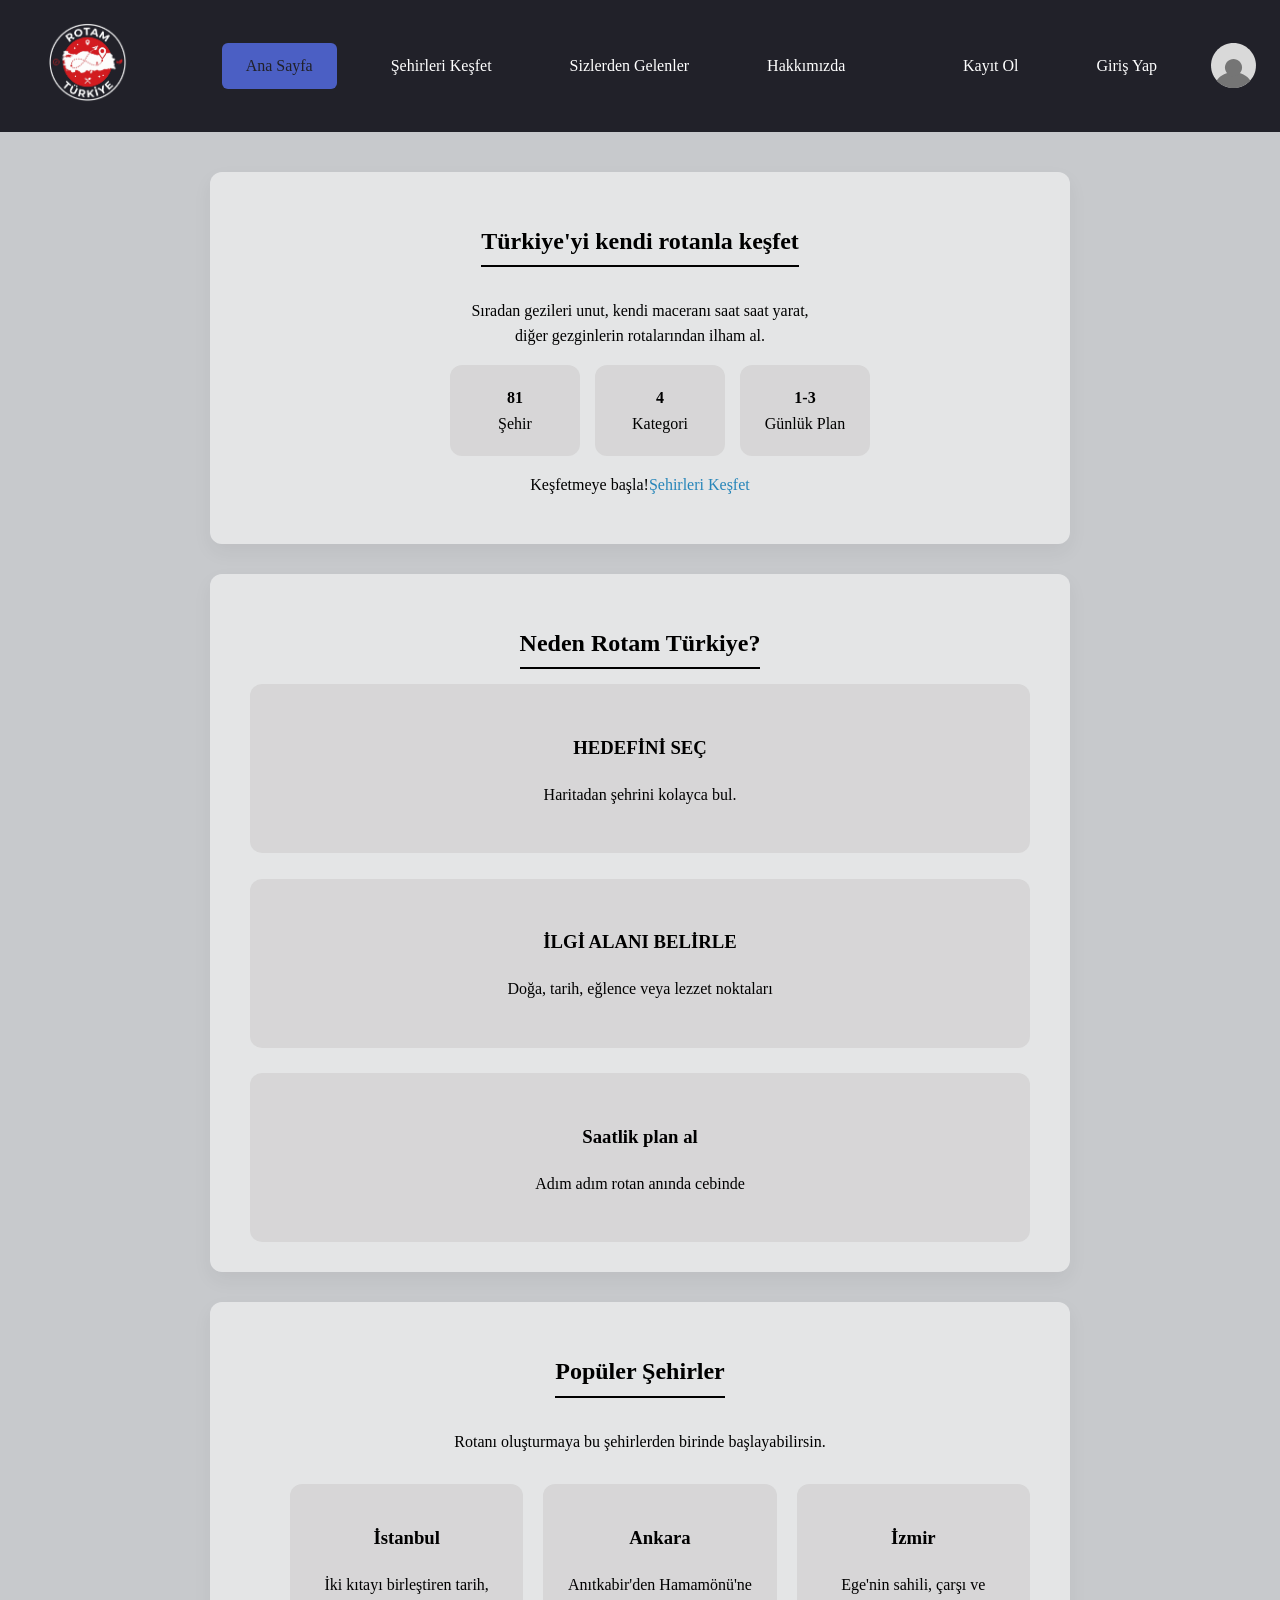
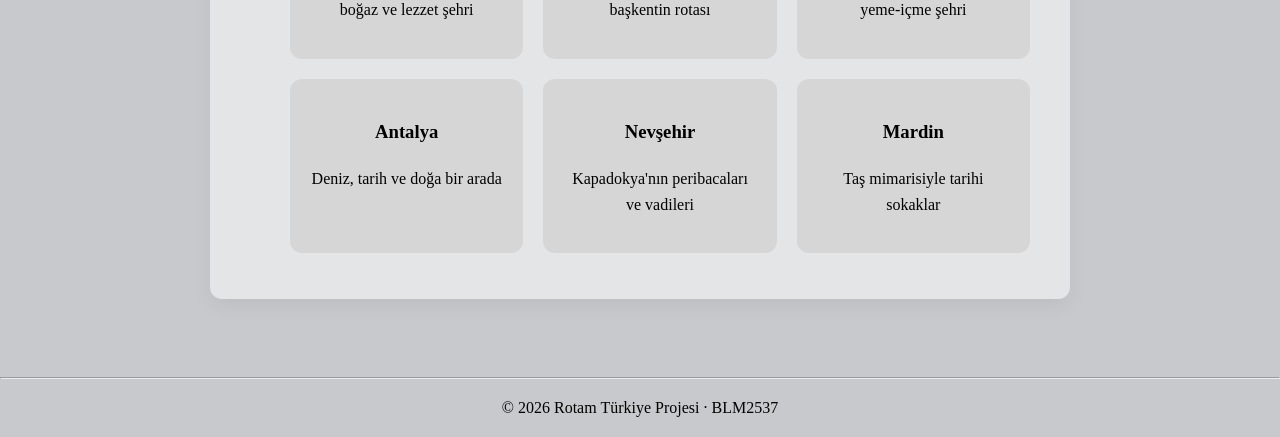
<file: index.html>
<!--index.html-->
<!DOCTYPE html>
<html lang="tr">
    <head>
        <meta charset="UTF-8">
        <meta name="viewport" content="width=device-width, initial-scale=1.0">
        <title>Ana Sayfa</title>

        <link rel="stylesheet" href="css/index.css">
        <link rel="stylesheet" href="css/genel.css">
    </head>
    <body>
        <header>
            <input type="checkbox" id="menu-anahtar">
            <label for="menu-anahtar" class="menu-dugmesi">Menü</label>

            <div id="logo" class="vurgusuz-foto">
                <a href="index.html"><img src="img/rotamTurkiye.png" alt="Rotam Türkiye logosu" height="80"></a>
            </div>

            <nav>
                <ul>
                    <li>
                        <a href="index.html" class="vurgulu">Ana Sayfa</a>
                    </li>
                    <li>
                        <a href="sehirler.html">Şehirleri Keşfet</a>
                    </li>
                    <li>
                        <a href="sizlerdenGelenler.html">Sizlerden Gelenler</a>
                    </li>
                    <li>
                        <a href="hakkimizda.html">Hakkımızda</a>
                    </li>
                </ul>
            </nav>
            
            <div id="kullanici-islemleri">
                <ul>
                    <li>
                        <a href="kayit.html">Kayıt Ol</a>
                    </li>
                    <li>
                        <a href="giris.html">Giriş Yap</a>
                    </li>
                    <li>
                        <a href="profil.html" class="vurgusuz-foto"><img src="img/pp.svg" alt="Profil Resmi" height="45"></a>
                    </li>
                </ul>
            </div>
        </header>
        
        <main>
            <section>
                <h2>Türkiye'yi kendi rotanla keşfet</h2>
                <p>Sıradan gezileri unut, kendi maceranı saat saat yarat,<br>diğer gezginlerin rotalarından ilham al.</p>
                <ul class="bolme-ust">
                    <li class="bolme-kartlari"><strong>81</strong><br>Şehir</li>
                    <li class="bolme-kartlari"><strong>4</strong><br>Kategori</li>
                    <li class="bolme-kartlari"><strong>1-3</strong><br>Günlük Plan</li>
                </ul>
                <p>Keşfetmeye başla!<a href="sehirler.html">Şehirleri Keşfet</a></p>
            </section>

            <section id="neden-biz">
                <h2>Neden Rotam Türkiye?</h2>

                <div class="kart-kutu">
                    <div class="ozellik-karti">
                        <h3>HEDEFİNİ SEÇ</h3>
                        <p>Haritadan şehrini kolayca bul.</p>
                    </div><br>
                    <div class="ozellik-karti">
                        <h3>İLGİ ALANI BELİRLE</h3>
                        <p>Doğa, tarih, eğlence veya lezzet noktaları</p>
                    </div><br>
                    <div class="ozellik-karti">
                        <h3>Saatlik plan al</h3>
                        <p>Adım adım rotan anında cebinde</p>
                    </div>
                </div>
            </section>

            <section id="populer-sehirler">
                <h2>Popüler Şehirler</h2>
                <p>Rotanı oluşturmaya bu şehirlerden birinde başlayabilirsin.</p>

                <ul class="kart-izgara">
                    <li>
                        <a href="sehirler.html" class="link-bolme-karti">
                            <h3>İstanbul</h3>
                            <p>İki kıtayı birleştiren tarih, boğaz ve lezzet şehri</p>
                        </a>
                    </li>
                    <li>
                        <a href="sehirler.html" class="link-bolme-karti">
                            <h3>Ankara</h3>
                            <p>Anıtkabir'den Hamamönü'ne başkentin rotası</p>
                        </a>
                    </li>
                    <li>
                        <a href="sehirler.html" class="link-bolme-karti">
                            <h3>İzmir</h3>
                            <p>Ege'nin sahili, çarşı ve <br>yeme-içme şehri</p>
                        </a>
                    </li>
                    <li>
                        <a href="sehirler.html" class="link-bolme-karti">
                            <h3>Antalya</h3>
                            <p>Deniz, tarih ve doğa bir arada</p>
                        </a>
                    </li>
                    <li>
                        <a href="sehirler.html" class="link-bolme-karti">
                            <h3>Nevşehir</h3>
                            <p>Kapadokya'nın peribacaları ve vadileri</p>
                        </a>
                    </li>
                    <li>
                        <a href="sehirler.html" class="link-bolme-karti">
                            <h3>Mardin</h3>
                            <p>Taş mimarisiyle tarihi sokaklar</p>
                        </a>
                    </li>
                </ul>
            </section>

        </main>

        <footer>
            <hr>
            <p>&copy; 2026 Rotam Türkiye Projesi &middot; BLM2537</p>
        </footer>
    </body>
</html>
<!--index.html-->
</file>
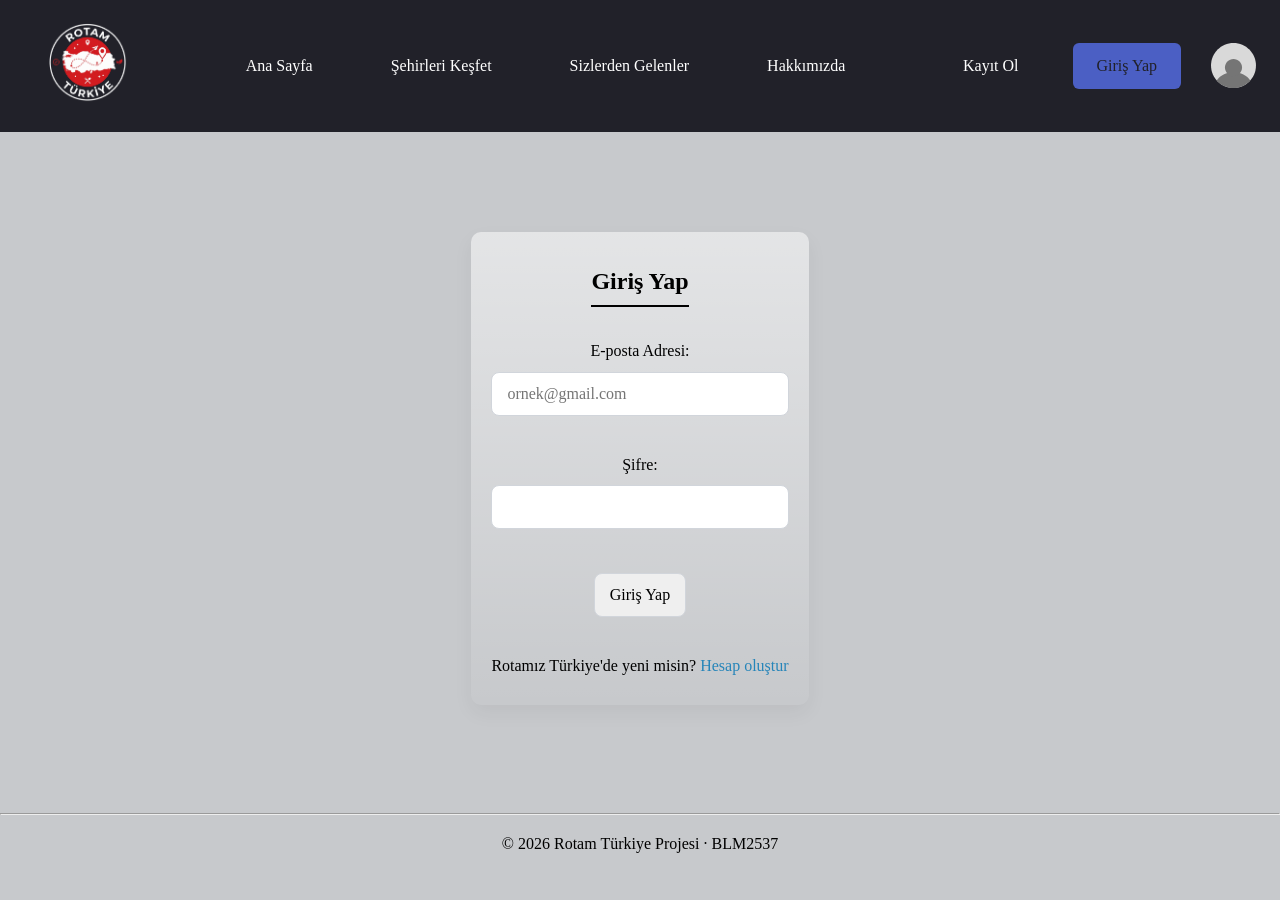
<file: giris.html>
<!--giris.html-->
<!DOCTYPE html>
<html lang="tr">
    <head>
        <meta charset="UTF-8">
        <meta name="viewport" content="width=device-width, initial-scale=1.0">
        <title>Giriş Yap</title>
        <link rel="stylesheet" href="css/genel.css">
        <link rel="stylesheet" href="css/giris.css">
    </head>
    <body>
        <header>
            <input type="checkbox" id="menu-anahtar">
            <label for="menu-anahtar" class="menu-dugmesi">Menü</label>

            <div id="logo" class="vurgusuz-foto">
                <a href="index.html"><img src="img/rotamTurkiye.png" alt="Rotam Türkiye logosu" height="80"></a>
            </div>

            <nav>
                <ul>
                    <li>
                        <a href="index.html">Ana Sayfa</a>
                    </li>
                    <li>
                        <a href="sehirler.html">Şehirleri Keşfet</a>
                    </li>
                    <li>
                        <a href="sizlerdenGelenler.html">Sizlerden Gelenler</a>
                    </li>
                    <li>
                        <a href="hakkimizda.html">Hakkımızda</a>
                    </li>
                </ul>
            </nav>
            
            <div id="kullanici-islemleri">
                <ul>
                    <li>
                        <a href="kayit.html">Kayıt Ol</a>
                    </li>
                    <li>
                        <a href="giris.html" class="vurgulu">Giriş Yap</a>
                    </li>
                    <li>
                        <a href="profil.html" class="vurgusuz-foto"><img src="img/pp.svg" alt="Profil Resmi" height="45"></a>
                    </li>
                </ul>
            </div>
        </header>

        <main class="odak-sayfasi">
            
            <section id="giris-yap">
            <h2>Giriş Yap</h2>
                <form id="girisFormu">
                    <p>
                        <label for="eposta">E-posta Adresi:</label><br>
                        <input type="email" id="eposta" name="eposta" placeholder="ornek@gmail.com" required>
                    </p>
                    <p>
                        <label for="sifre">Şifre:</label><br>
                        <input type="password" id="sifre" name="sifre" minlength="8" required>
                    </p>
                    <button type="submit">Giriş Yap</button>
                </form>
                <p>Rotamız Türkiye'de yeni misin?  <a href="kayit.html">Hesap oluştur</a></p>
            </section>

        </main>

        <footer>
            <hr>
            <p>&copy; 2026 Rotam Türkiye Projesi &middot; BLM2537</p>
        </footer>
    </body>
</html>
<!--giris.html-->
</file>
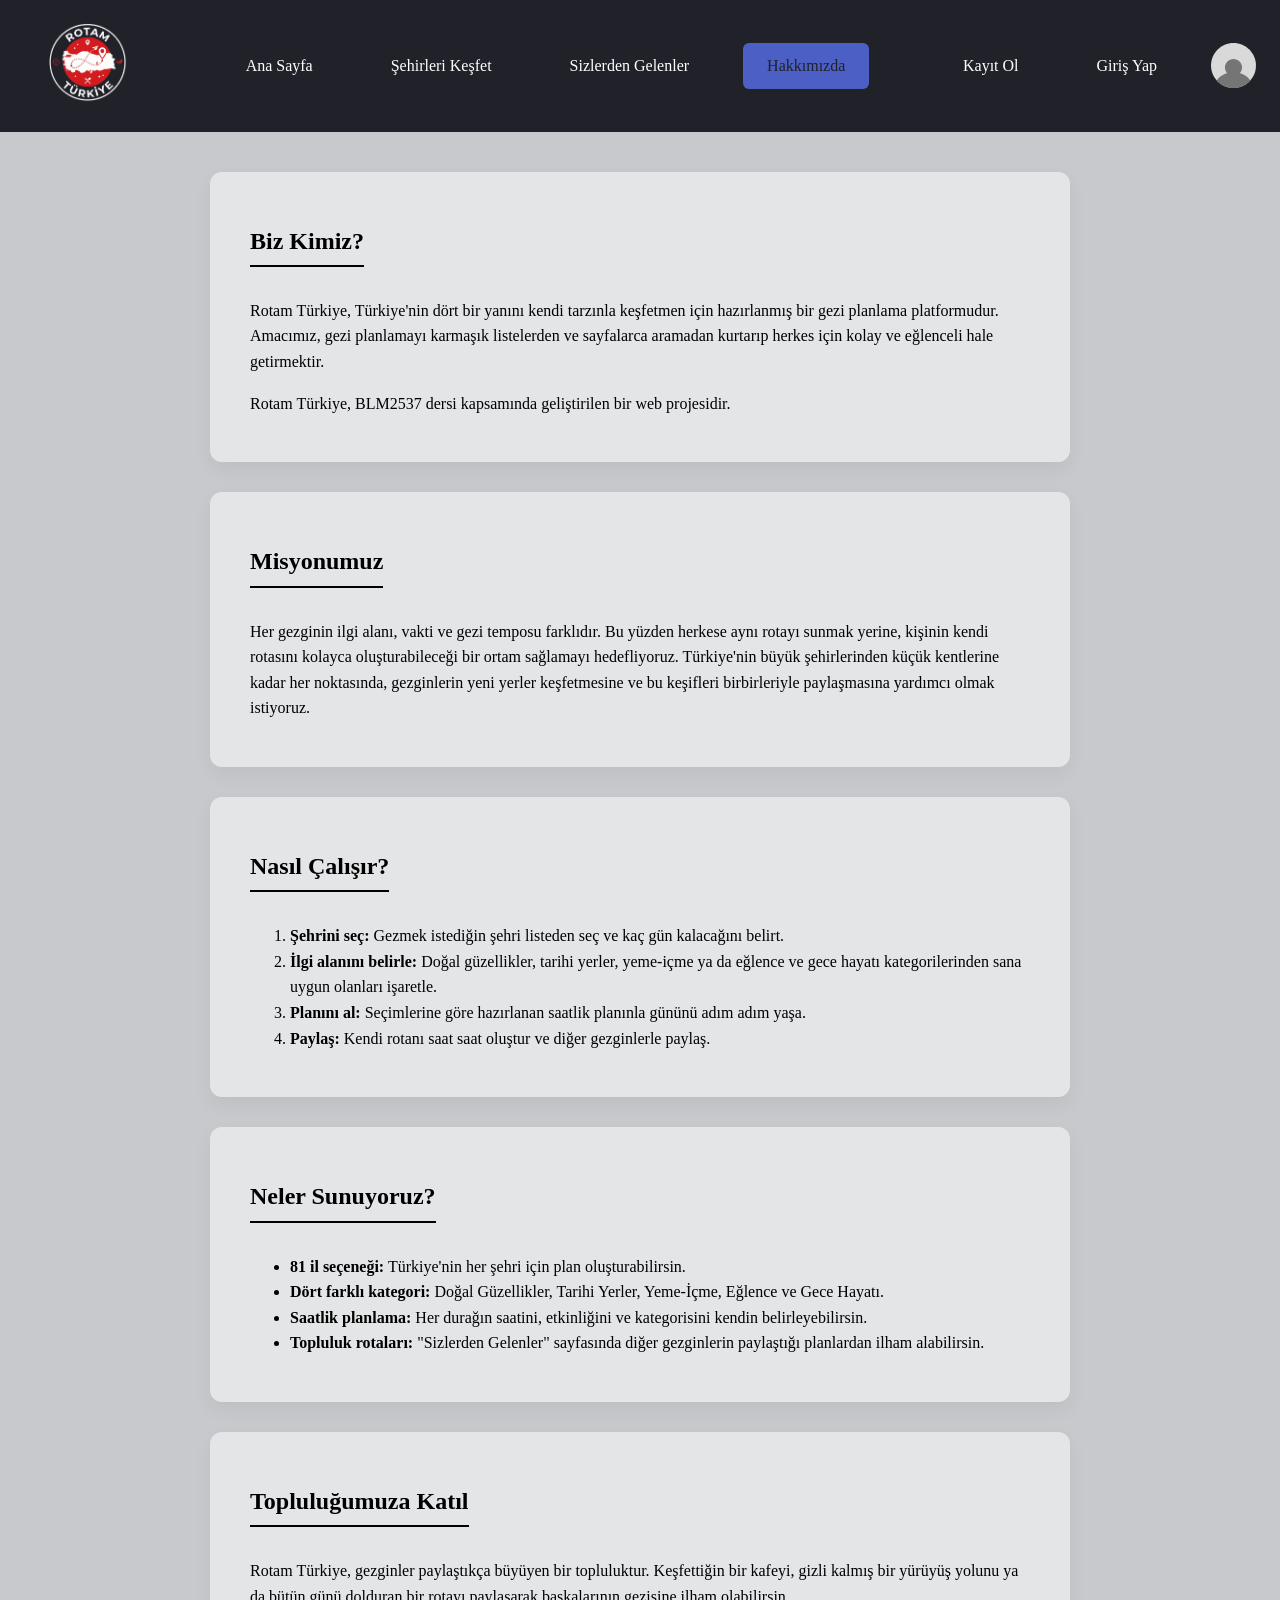
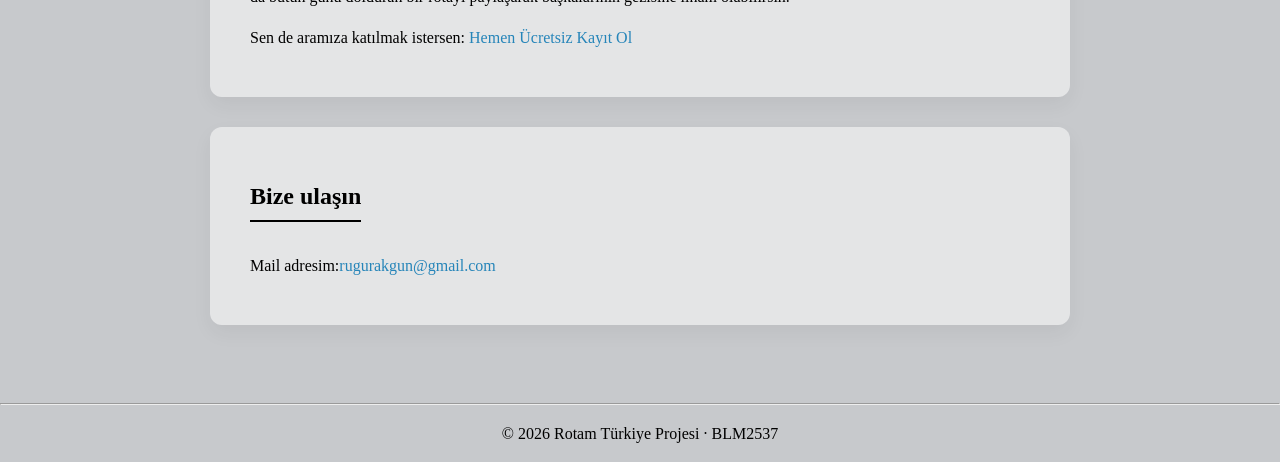
<file: hakkimizda.html>
<!--hakkimizda.html-->
<!DOCTYPE html>
<html lang="tr">
    <head>
        <meta charset="UTF-8">
        <meta name="viewport" content="width=device-width, initial-scale=1.0">
        <title>Hakkımızda</title>
        <link rel="stylesheet" href="css/genel.css">
        <link rel="stylesheet" href="css/hakkimizda.css">
    </head>
    <body>
        <header>
            <input type="checkbox" id="menu-anahtar">
            <label for="menu-anahtar" class="menu-dugmesi">Menü</label>

            <div id="logo" class="vurgusuz-foto">
                <a href="index.html"><img src="img/rotamTurkiye.png" alt="Rotam Türkiye logosu" height="80"></a>
            </div>

            <nav>
                <ul>
                    <li>
                        <a href="index.html">Ana Sayfa</a>
                    </li>
                    <li>
                        <a href="sehirler.html">Şehirleri Keşfet</a>
                    </li>
                    <li>
                        <a href="sizlerdenGelenler.html">Sizlerden Gelenler</a>
                    </li>
                    <li>
                        <a href="hakkimizda.html" class="vurgulu">Hakkımızda</a>
                    </li>
                </ul>
            </nav>
            
            <div id="kullanici-islemleri">
                <ul>
                    <li>
                        <a href="kayit.html">Kayıt Ol</a>
                    </li>
                    <li>
                        <a href="giris.html">Giriş Yap</a>
                    </li>
                    <li>
                        <a href="profil.html" class="vurgusuz-foto"><img src="img/pp.svg" alt="Profil Resmi" height="45"></a>
                    </li>
                </ul>
            </div>
        </header>

        <main id="main-hakkimizda">
            <section id="biz-kimiz">
                <h2>Biz Kimiz?</h2>
                <p>Rotam Türkiye, Türkiye'nin dört bir yanını kendi tarzınla keşfetmen için hazırlanmış bir gezi planlama platformudur. Amacımız, gezi planlamayı karmaşık listelerden ve sayfalarca aramadan kurtarıp herkes için kolay ve eğlenceli hale getirmektir.</p>
                <p>Rotam Türkiye, BLM2537 dersi kapsamında geliştirilen bir web projesidir.</p>
            </section>
 
            <section id="misyonumuz">
                <h2>Misyonumuz</h2>
                <p>Her gezginin ilgi alanı, vakti ve gezi temposu farklıdır. Bu yüzden herkese aynı rotayı sunmak yerine, kişinin kendi rotasını kolayca oluşturabileceği bir ortam sağlamayı hedefliyoruz. Türkiye'nin büyük şehirlerinden küçük kentlerine kadar her noktasında, gezginlerin yeni yerler keşfetmesine ve bu keşifleri birbirleriyle paylaşmasına yardımcı olmak istiyoruz.</p>
            </section>
 
            <section id="nasil-calisir">
                <h2>Nasıl Çalışır?</h2>
                <ol>
                    <li><strong>Şehrini seç:</strong> Gezmek istediğin şehri listeden seç ve kaç gün kalacağını belirt.</li>
                    <li><strong>İlgi alanını belirle:</strong> Doğal güzellikler, tarihi yerler, yeme-içme ya da eğlence ve gece hayatı kategorilerinden sana uygun olanları işaretle.</li>
                    <li><strong>Planını al:</strong> Seçimlerine göre hazırlanan saatlik planınla gününü adım adım yaşa.</li>
                    <li><strong>Paylaş:</strong> Kendi rotanı saat saat oluştur ve diğer gezginlerle paylaş.</li>
                </ol>
            </section>
 
            <section id="sunduklarimiz">
                <h2>Neler Sunuyoruz?</h2>
                <ul>
                    <li><strong>81 il seçeneği:</strong> Türkiye'nin her şehri için plan oluşturabilirsin.</li>
                    <li><strong>Dört farklı kategori:</strong> Doğal Güzellikler, Tarihi Yerler, Yeme-İçme, Eğlence ve Gece Hayatı.</li>
                    <li><strong>Saatlik planlama:</strong> Her durağın saatini, etkinliğini ve kategorisini kendin belirleyebilirsin.</li>
                    <li><strong>Topluluk rotaları:</strong> "Sizlerden Gelenler" sayfasında diğer gezginlerin paylaştığı planlardan ilham alabilirsin.</li>
                </ul>
            </section>
 
            <section id="topluluk">
                <h2>Topluluğumuza Katıl</h2>
                <p>Rotam Türkiye, gezginler paylaştıkça büyüyen bir topluluktur. Keşfettiğin bir kafeyi, gizli kalmış bir yürüyüş yolunu ya da bütün günü dolduran bir rotayı paylaşarak başkalarının gezisine ilham olabilirsin.</p>
                <p>Sen de aramıza katılmak istersen: <a href="kayit.html">Hemen Ücretsiz Kayıt Ol</a></p>
            </section>

            <section id="bize-ulasin">
                <h2>Bize ulaşın</h2>
                <p>Mail adresim:<a href="mailto:rugurakgun@gmail.com" class="cizgisiz" target="_blank">rugurakgun@gmail.com</a></p>
            </section>
        </main>

        <footer>
            <hr>
            <p>&copy; 2026 Rotam Türkiye Projesi &middot; BLM2537</p>
        </footer>
    </body>
</html>
<!--hakkimizda.html-->
</file>
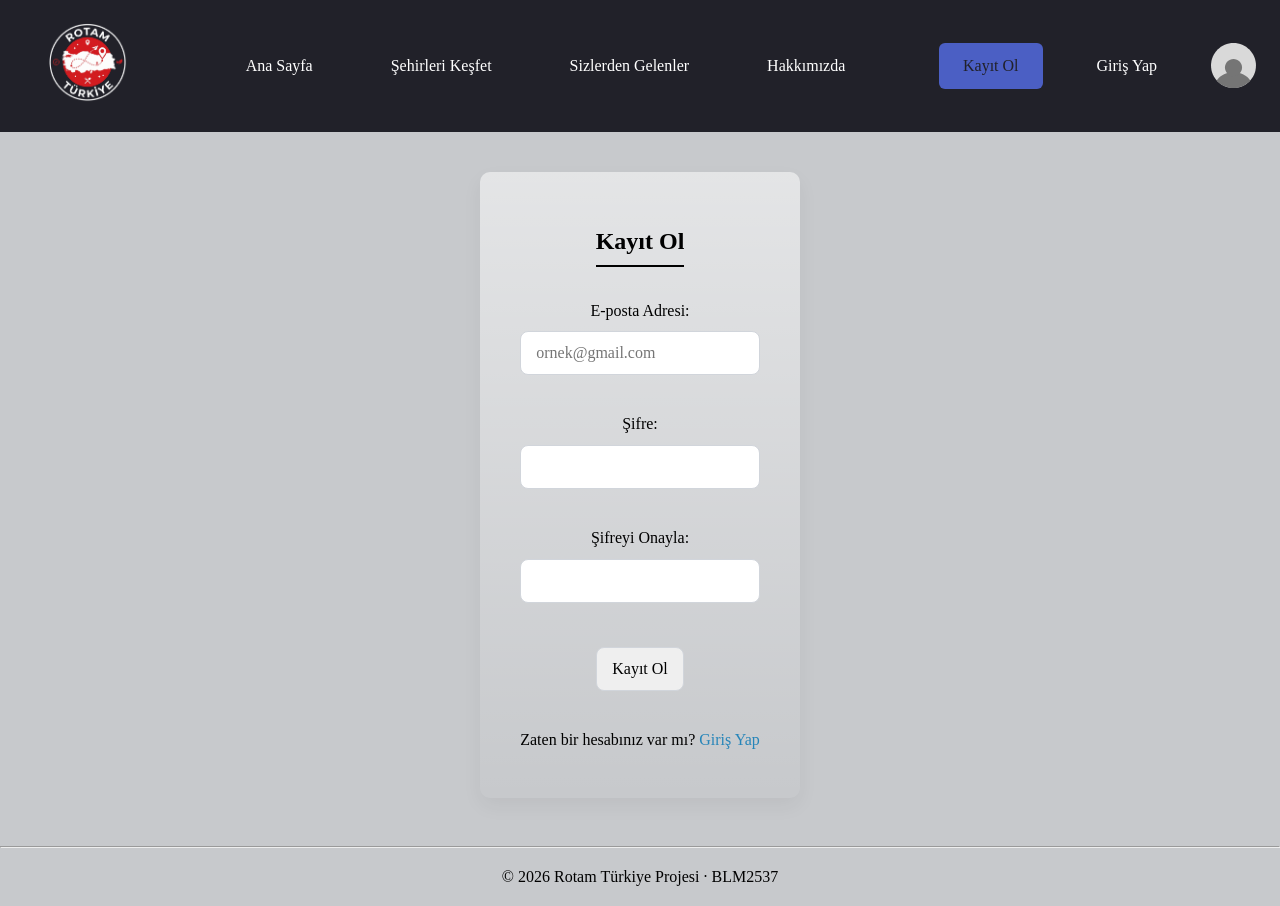
<file: kayit.html>
<!--kayit.html-->
<!DOCTYPE html>
<html lang="tr">
    <head>
        <meta charset="UTF-8">
        <meta name="viewport" content="width=device-width, initial-scale=1.0">
        <title>Kayıt Ol</title>

        <link rel="stylesheet" href="css/genel.css">
        <link rel="stylesheet" href="css/kayit.css">
    </head>
    <body>
        <header>
            <input type="checkbox" id="menu-anahtar">
            <label for="menu-anahtar" class="menu-dugmesi">Menü</label>
            
            <div id="logo" class="vurgusuz-foto">
                <a href="index.html"><img src="img/rotamTurkiye.png" alt="Rotam Türkiye logosu" height="80"></a>
            </div>

            <nav>
                <ul>
                    <li>
                        <a href="index.html">Ana Sayfa</a>
                    </li>
                    <li>
                        <a href="sehirler.html">Şehirleri Keşfet</a>
                    </li>
                    <li>
                        <a href="sizlerdenGelenler.html">Sizlerden Gelenler</a>
                    </li>
                    <li>
                        <a href="hakkimizda.html">Hakkımızda</a>
                    </li>
                </ul>
            </nav>
            
            <div id="kullanici-islemleri">
                <ul>
                    <li>
                        <a href="kayit.html" class="vurgulu">Kayıt Ol</a>
                    </li>
                    <li>
                        <a href="giris.html">Giriş Yap</a>
                    </li>
                    <li>
                        <a href="profil.html" class="vurgusuz-foto"><img src="img/pp.svg" alt="Profil Resmi" height="45"></a>
                    </li>
                </ul>
            </div>
        </header>

        <main class="odak-sayfasi">
            
            <section id="kayit-ol">
                <h2>Kayıt Ol</h2>
                <form id="kayitFormu">
                    <p>
                        <label for="eposta">E-posta Adresi:</label><br>
                        <input type="email" id="eposta" name="eposta" placeholder="ornek@gmail.com" required>
                    </p>
                    <p>
                        <label for="sifre">Şifre:</label><br>
                        <input type="password" id="sifre" name="sifre" minlength="8" required>
                    </p>
                    <p>
                        <label for="sifreTekrar">Şifreyi Onayla:</label><br>
                        <input type="password" id="sifreTekrar" name="sifreTekrar" minlength="8" required>
                    </p>
                    <button type="submit">Kayıt Ol</button>
                </form>
                <p>Zaten bir hesabınız var mı? <a href="giris.html">Giriş Yap</a></p>
            </section>

        </main>

        <footer>
            <hr>
            <p>&copy; 2026 Rotam Türkiye Projesi &middot; BLM2537</p>
        </footer>
    </body>
</html>
<!--kayit.html-->
</file>
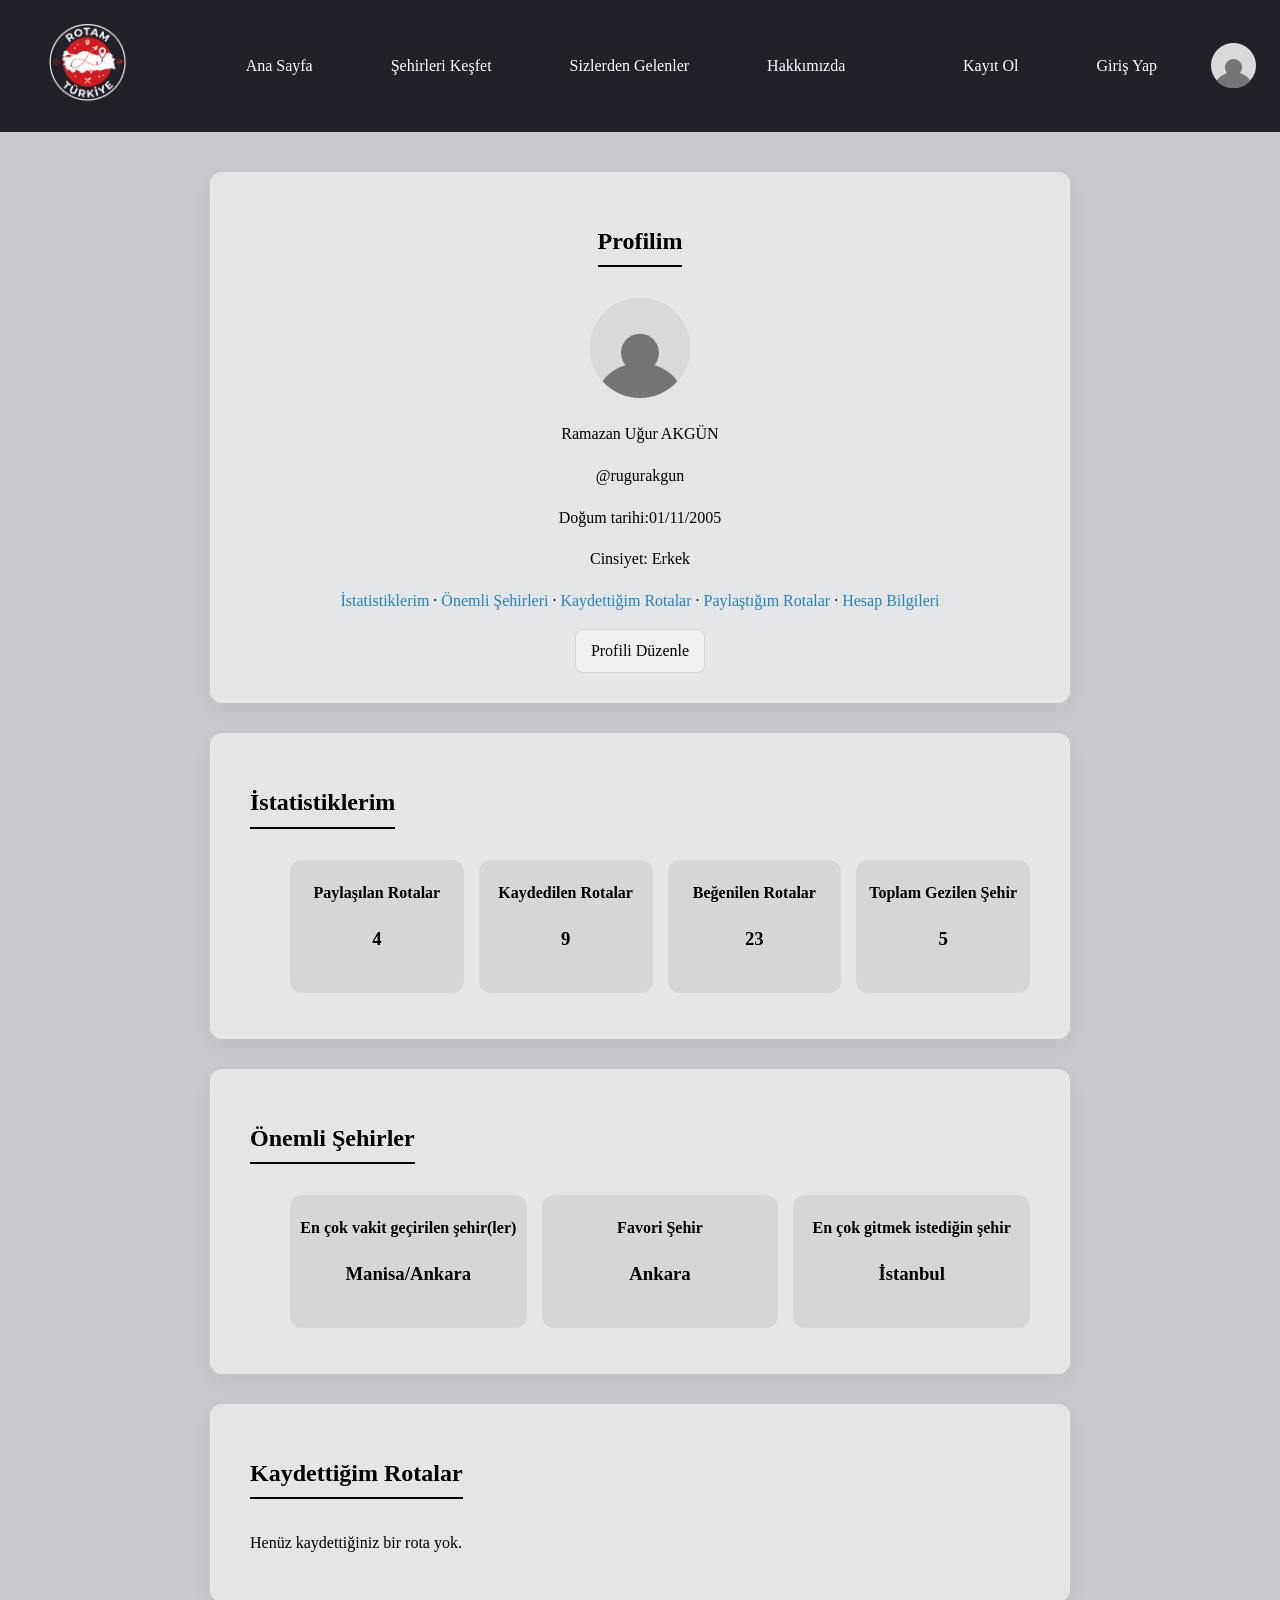
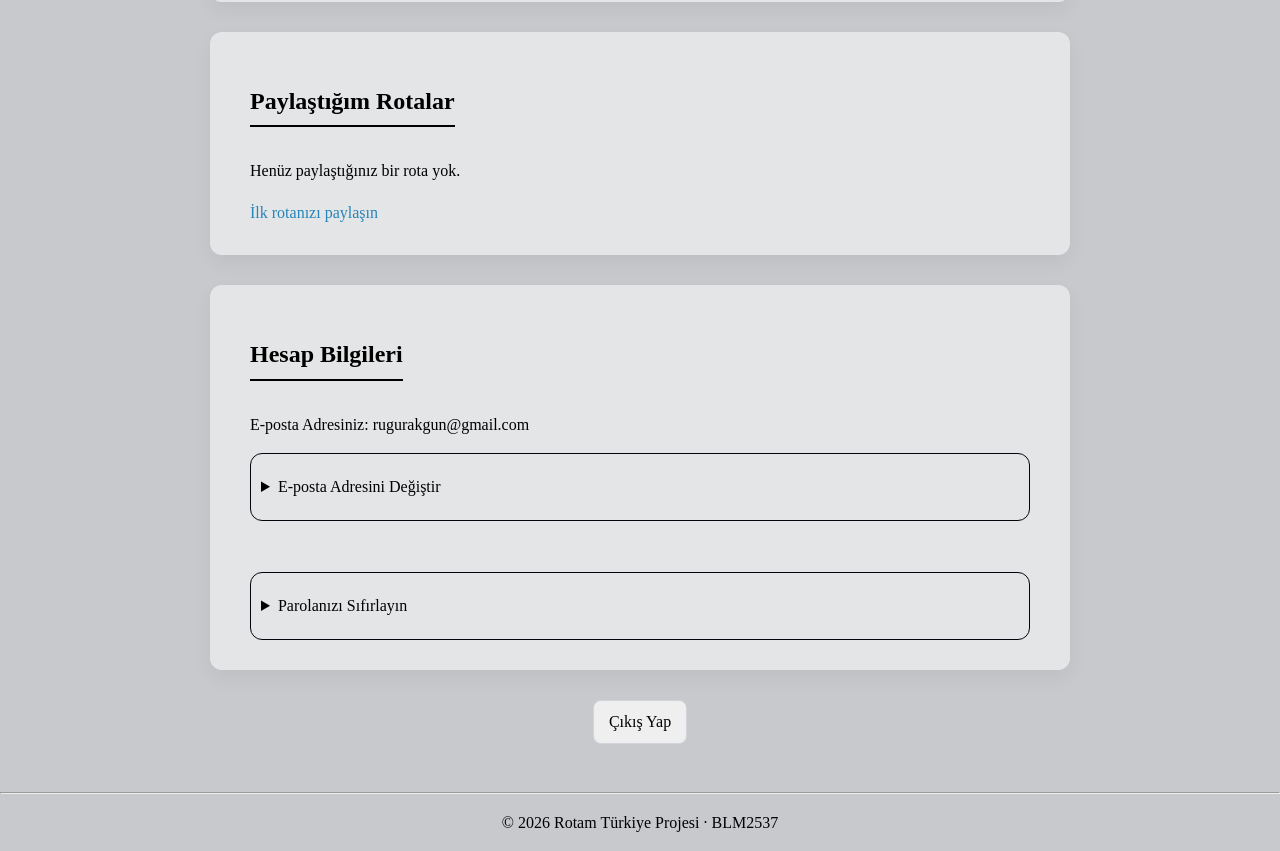
<file: profil.html>
<!--profil.html-->
<!DOCTYPE html>
<html lang="tr">
    <head>
        <meta charset="UTF-8">
        <meta name="viewport" content="width=device-width, initial-scale=1.0">
        <title>Profil</title>
        <link rel="stylesheet" href="css/genel.css">
        <link rel="stylesheet" href="css/profil.css">
    </head>
    <body>
        <header>
            <input type="checkbox" id="menu-anahtar">
            <label for="menu-anahtar" class="menu-dugmesi">Menü</label>

            <div id="logo" class="vurgusuz-foto">
                <a href="index.html"><img src="img/rotamTurkiye.png" alt="Rotam Türkiye logosu" height="80"></a>
            </div>

            <nav>
                <ul>
                    <li>
                        <a href="index.html">Ana Sayfa</a>
                    </li>
                    <li>
                        <a href="sehirler.html">Şehirleri Keşfet</a>
                    </li>
                    <li>
                        <a href="sizlerdenGelenler.html">Sizlerden Gelenler</a>
                    </li>
                    <li>
                        <a href="hakkimizda.html">Hakkımızda</a>
                    </li>
                </ul>
            </nav>
            
            <div id="kullanici-islemleri">
                <ul>
                    <li>
                        <a href="kayit.html">Kayıt Ol</a>
                    </li>
                    <li>
                        <a href="giris.html">Giriş Yap</a>
                    </li>
                    <li>
                        <a href="profil.html" class="vurgusuz-foto"><img src="img/pp.svg" alt="Profil Resmi" height="45"></a>
                    </li>
                </ul>
            </div>
        </header>

        <main>
            <section id="profil-ozet">
                <h2>Profilim</h2>
                <p>
                    <img src="img/pp.svg" alt="Profil Resmi" height="100">
                </p>
                <p id="profil-isim-soyisim">Ramazan Uğur AKGÜN</p>
                <p id="profil-kullanici-adi">@rugurakgun</p>
                <p id="profil-dogum-tarihi">Doğum tarihi:01/11/2005</p>
                <p id="profil-cinsiyet">Cinsiyet: Erkek</p>
                <p class="hizli-menu">
                    <a href="#profil-istatistik">İstatistiklerim</a> &middot;
                    <a href="#onemli-sehirler">Önemli Şehirleri</a> &middot;
                    <a href="#kayitli-rotalar">Kaydettiğim Rotalar</a> &middot;
                    <a href="#paylasilan-rotalar">Paylaştığım Rotalar</a> &middot;
                    <a href="#profilSekmesi">Hesap Bilgileri</a>
                </p>
                <button type="button" class="ortala">Profili Düzenle</button>
            </section>

            <section id="profil-istatistik">
                <h2>İstatistiklerim</h2>
                <ul class="bolme-ust">
                    <li class="bolme-kartlari">
                        <strong>Paylaşılan Rotalar</strong>
                        <h3>4</h3>
                    </li>
                    <li class="bolme-kartlari">
                        <strong>Kaydedilen Rotalar</strong>
                        <h3>9</h3>
                    </li>
                    <li class="bolme-kartlari">
                        <strong>Beğenilen Rotalar</strong>
                        <h3>23</h3>
                    </li>
                    <li class="bolme-kartlari">
                        <strong>Toplam Gezilen Şehir</strong>
                        <h3>5</h3>
                    </li>
                </ul>
            </section>

            <section id="onemli-sehirler">
                <h2>Önemli Şehirler</h2>
                <ul class="bolme-ust">
                    <li class="bolme-kartlari">
                        <strong>En çok vakit geçirilen şehir(ler)</strong>
                        <h3>Manisa/Ankara</h3>
                    </li>
                    <li class="bolme-kartlari">
                        <strong>Favori Şehir</strong>
                        <h3>Ankara</h3>
                    </li>
                    <li class="bolme-kartlari">
                        <strong>En çok gitmek istediğin şehir</strong>
                        <h3>İstanbul</h3>
                    </li>
                </ul>
            </section>

            <section id="kayitli-rotalar">
                <h2>Kaydettiğim Rotalar</h2>
                <p>Henüz kaydettiğiniz bir rota yok.</p>
            </section>

            <section id="paylasilan-rotalar">
                <h2>Paylaştığım Rotalar</h2>
                <p>Henüz paylaştığınız bir rota yok.</p>
                <a href="sizlerdenGelenler.html">İlk rotanızı paylaşın</a>
            </section>

            <form id="profilSekmesi">
                <h2>Hesap Bilgileri</h2>
                <p>
                    E-posta Adresiniz: rugurakgun@gmail.com
                </p>
                <details class="butonlastir">
                    <summary id="eposta-degistir-butonu">E-posta Adresini Değiştir</summary>
                    <br>
                    <div id="eposta-degistir-icerik">
                        <label for="mevcut-email">Eski E-posta Adresiniz:</label>
                        <input type="email" id="mevcut-email">

                        <label for="yeni-email">Yeni E-posta Adresi:</label>
                        <input type="email" id="yeni-email" placeholder="ornek@gmail.com">

                        <button type="button" class="dikkat">E-posta Adresini Güncelle</button>
                    </div>
                </details>
                <br><br>
                <details class="butonlastir">
                    <summary id="sifre-degistir-butonu">Parolanızı Sıfırlayın</summary>
                    <br>
                    <div id="sifre-degistir-icerik">
                        <p>
                            <label for="mevcutSifre">Mevcut Şifre:</label><br>
                            <input type="password" id="mevcutSifre" name="mevcutSifre" required>
                        </p>
                        <p>
                            <label for="yeniSifre">Yeni Şifre:</label><br>
                            <input type="password" id="yeniSifre" name="yeniSifre" minlength="8" required>
                        </p>
                        <p>
                            <label for="yeniSifreTekrar">Yeni Şifreyi Onayla:</label><br>
                            <input type="password" id="yeniSifreTekrar" name="yeniSifreTekrar" minlength="8" required>
                        </p>
                        <button type="submit" class="dikkat">Şifreyi Güncelle</button>
                    </div>
                </details>
            </form>

            <button type="button" class="ortala dikkat">Çıkış Yap</button>
        </main>

        <footer>
            <hr>
            <p>&copy; 2026 Rotam Türkiye Projesi &middot; BLM2537</p>
        </footer>
    </body>
</html>
<!--profil.html-->
</file>
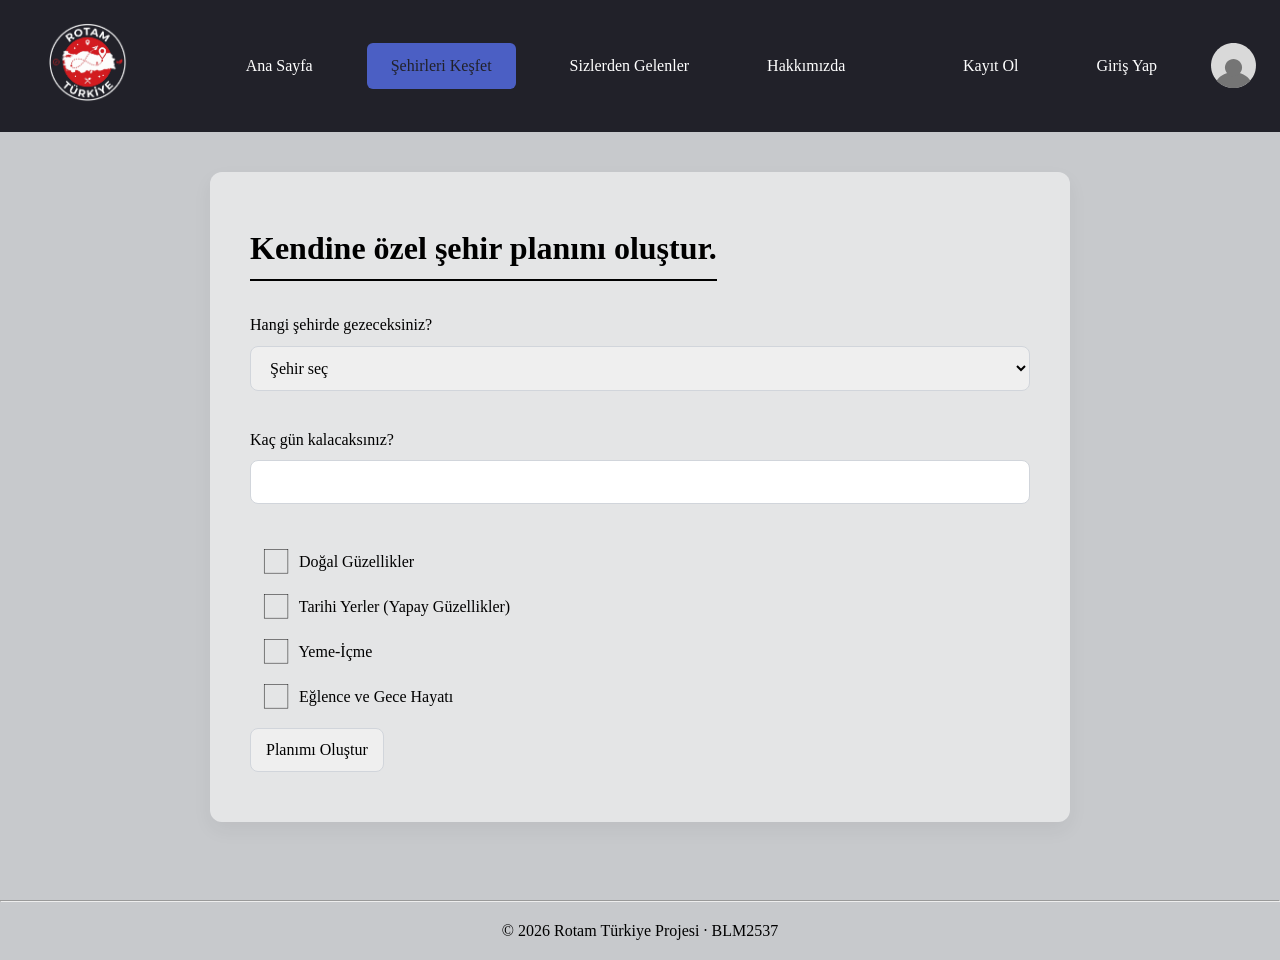
<file: sehirler.html>
<!--sehirler.html-->
<!DOCTYPE html>
<html lang="tr">
    <head>
        <meta charset="UTF-8">
        <meta name="viewport" content="width=device-width, initial-scale=1.0">
        <title>Şehirleri Keşfet</title>
        <link rel="stylesheet" href="css/genel.css">
        <link rel="stylesheet" href="css/sehirler.css">
    </head>
    <body>
        <header>
            <input type="checkbox" id="menu-anahtar">
            <label for="menu-anahtar" class="menu-dugmesi">Menü</label>

            <div id="logo" class="vurgusuz-foto">
                <a href="index.html"><img src="img/rotamTurkiye.png" alt="Rotam Türkiye logosu" height="80"></a>
            </div>

            <nav>
                <ul>
                    <li>
                        <a href="index.html">Ana Sayfa</a>
                    </li>
                    <li>
                        <a href="sehirler.html" class="vurgulu">Şehirleri Keşfet</a>
                    </li>
                    <li>
                        <a href="sizlerdenGelenler.html">Sizlerden Gelenler</a>
                    </li>
                    <li>
                        <a href="hakkimizda.html">Hakkımızda</a>
                    </li>
                </ul>
            </nav>
            
            <div id="kullanici-islemleri">
                <ul>
                    <li>
                        <a href="kayit.html">Kayıt Ol</a>
                    </li>
                    <li>
                        <a href="giris.html">Giriş Yap</a>
                    </li>
                    <li>
                        <a href="profil.html" class="vurgusuz-foto"><img src="img/pp.svg" alt="Profil Resmi" height="45"></a>
                    </li>
                </ul>
            </div>
        </header>

        <main>
            <form id="geziFormu">
                <h1>Kendine özel şehir planını oluştur.</h1>
                <p>
                    <label for="sehirSecimi">Hangi şehirde gezeceksiniz?</label><br>
                    <select id="sehirSecimi" name="sehirSecimi">
                            <option value="" disabled selected>Şehir seç</option>
                            <option value="ankara">Ankara</option>
                            <option value="istanbul">İstanbul</option>
                            <option value="izmir">İzmir</option>
                            <option value="adana">Adana</option>
                            <option value="adiyaman">Adıyaman</option>
                            <option value="afyonkarahisar">Afyonkarahisar</option>
                            <option value="agri">Ağrı</option>
                            <option value="aksaray">Aksaray</option>
                            <option value="amasya">Amasya</option>
                            <option value="antalya">Antalya</option>
                            <option value="ardahan">Ardahan</option>
                            <option value="artvin">Artvin</option>
                            <option value="aydin">Aydın</option>
                            <option value="balikesir">Balıkesir</option>
                            <option value="bartin">Bartın</option>
                            <option value="batman">Batman</option>
                            <option value="bayburt">Bayburt</option>
                            <option value="bilecik">Bilecik</option>
                            <option value="bingol">Bingöl</option>
                            <option value="bitlis">Bitlis</option>
                            <option value="bolu">Bolu</option>
                            <option value="burdur">Burdur</option>
                            <option value="bursa">Bursa</option>
                            <option value="canakkale">Çanakkale</option>
                            <option value="cankiri">Çankırı</option>
                            <option value="corum">Çorum</option>
                            <option value="denizli">Denizli</option>
                            <option value="diyarbakir">Diyarbakır</option>
                            <option value="duzce">Düzce</option>
                            <option value="edirne">Edirne</option>
                            <option value="elazig">Elazığ</option>
                            <option value="erzincan">Erzincan</option>
                            <option value="erzurum">Erzurum</option>
                            <option value="eskisehir">Eskişehir</option>
                            <option value="gaziantep">Gaziantep</option>
                            <option value="giresun">Giresun</option>
                            <option value="gumushane">Gümüşhane</option>
                            <option value="hakkari">Hakkâri</option>
                            <option value="hatay">Hatay</option>
                            <option value="igdir">Iğdır</option>
                            <option value="isparta">Isparta</option>
                            <option value="kahramanmaras">Kahramanmaraş</option>
                            <option value="karabuk">Karabük</option>
                            <option value="karaman">Karaman</option>
                            <option value="kars">Kars</option>
                            <option value="kastamonu">Kastamonu</option>
                            <option value="kayseri">Kayseri</option>
                            <option value="kirikkale">Kırıkkale</option>
                            <option value="kirklareli">Kırklareli</option>
                            <option value="kirsehir">Kırşehir</option>
                            <option value="kilis">Kilis</option>
                            <option value="kocaeli">Kocaeli</option>
                            <option value="konya">Konya</option>
                            <option value="kutahya">Kütahya</option>
                            <option value="malatya">Malatya</option>
                            <option value="manisa">Manisa</option>
                            <option value="mardin">Mardin</option>
                            <option value="mersin">Mersin</option>
                            <option value="mugla">Muğla</option>
                            <option value="mus">Muş</option>
                            <option value="nevsehir">Nevşehir</option>
                            <option value="nigde">Niğde</option>
                            <option value="ordu">Ordu</option>
                            <option value="osmaniye">Osmaniye</option>
                            <option value="rize">Rize</option>
                            <option value="sakarya">Sakarya</option>
                            <option value="samsun">Samsun</option>
                            <option value="sanliurfa">Şanlıurfa</option>
                            <option value="siirt">Siirt</option>
                            <option value="sinop">Sinop</option>
                            <option value="sivas">Sivas</option>
                            <option value="sirnak">Şırnak</option>
                            <option value="tekirdag">Tekirdağ</option>
                            <option value="tokat">Tokat</option>
                            <option value="trabzon">Trabzon</option>
                            <option value="tunceli">Tunceli</option>
                            <option value="usak">Uşak</option>
                            <option value="van">Van</option>
                            <option value="yalova">Yalova</option>
                            <option value="yozgat">Yozgat</option>
                            <option value="zonguldak">Zonguldak</option>
                        </select>
                </p>
                <p>
                    <label for="gunSayisi">Kaç gün kalacaksınız?</label><br>
                    <input type="number" id="gunSayisi" name="gunSayisi" min="1" max="3" required>
                </p>
                <div class="checkbox-wrapper">
                    <input type="checkbox" class="check" id="kategori-doga">
                    <label for="kategori-doga" class="label">
                        <svg width="45" height="45" viewBox="0 0 95 95">
                            <rect x="30" y="20" width="50" height="50" stroke="black" fill="none"></rect>
                            <g transform="translate(0,-952.36222)">
                                <path d="m 56,963 c -102,122 6,9 7,9 17,-5 -66,69 -38,52 122,-77 -7,14 18,4 29,-11 45,-43 23,-4" stroke="black" stroke-width="3" fill="none" class="path1"></path>
                            </g>
                        </svg>
                        <span>Doğal Güzellikler</span>
                    </label>
                    <br>
                    <input type="checkbox" class="check" id="kategori-tarih">
                    <label for="kategori-tarih" class="label">
                        <svg width="45" height="45" viewBox="0 0 95 95">
                            <rect x="30" y="20" width="50" height="50" stroke="black" fill="none"></rect>
                            <g transform="translate(0,-952.36222)">
                                <path d="m 56,963 c -102,122 6,9 7,9 17,-5 -66,69 -38,52 122,-77 -7,14 18,4 29,-11 45,-43 23,-4" stroke="black" stroke-width="3" fill="none" class="path1"></path>
                            </g>
                        </svg>
                        <span>Tarihi Yerler (Yapay Güzellikler)</span>
                    </label>
                    <br>
                    <input type="checkbox" class="check" id="kategori-yemek">
                    <label for="kategori-yemek" class="label">
                        <svg width="45" height="45" viewBox="0 0 95 95">
                            <rect x="30" y="20" width="50" height="50" stroke="black" fill="none"></rect>
                            <g transform="translate(0,-952.36222)">
                                <path d="m 56,963 c -102,122 6,9 7,9 17,-5 -66,69 -38,52 122,-77 -7,14 18,4 29,-11 45,-43 23,-4" stroke="black" stroke-width="3" fill="none" class="path1"></path>
                            </g>
                        </svg>
                        <span>Yeme-İçme</span>
                    </label>
                    <br>
                    <input type="checkbox" class="check" id="kategori-eglence">
                    <label for="kategori-eglence" class="label">
                        <svg width="45" height="45" viewBox="0 0 95 95">
                            <rect x="30" y="20" width="50" height="50" stroke="black" fill="none"></rect>
                            <g transform="translate(0,-952.36222)">
                                <path d="m 56,963 c -102,122 6,9 7,9 17,-5 -66,69 -38,52 122,-77 -7,14 18,4 29,-11 45,-43 23,-4" stroke="black" stroke-width="3" fill="none" class="path1"></path>
                            </g>
                        </svg>
                        <span>Eğlence ve Gece Hayatı</span>
                    </label>
                </div>
                <button type="submit">Planımı Oluştur</button>
            </form>
        </main>

        <footer>
            <hr>
            <p>&copy; 2026 Rotam Türkiye Projesi &middot; BLM2537</p>
        </footer>
    </body>
</html>
<!--sehirler.html-->
</file>
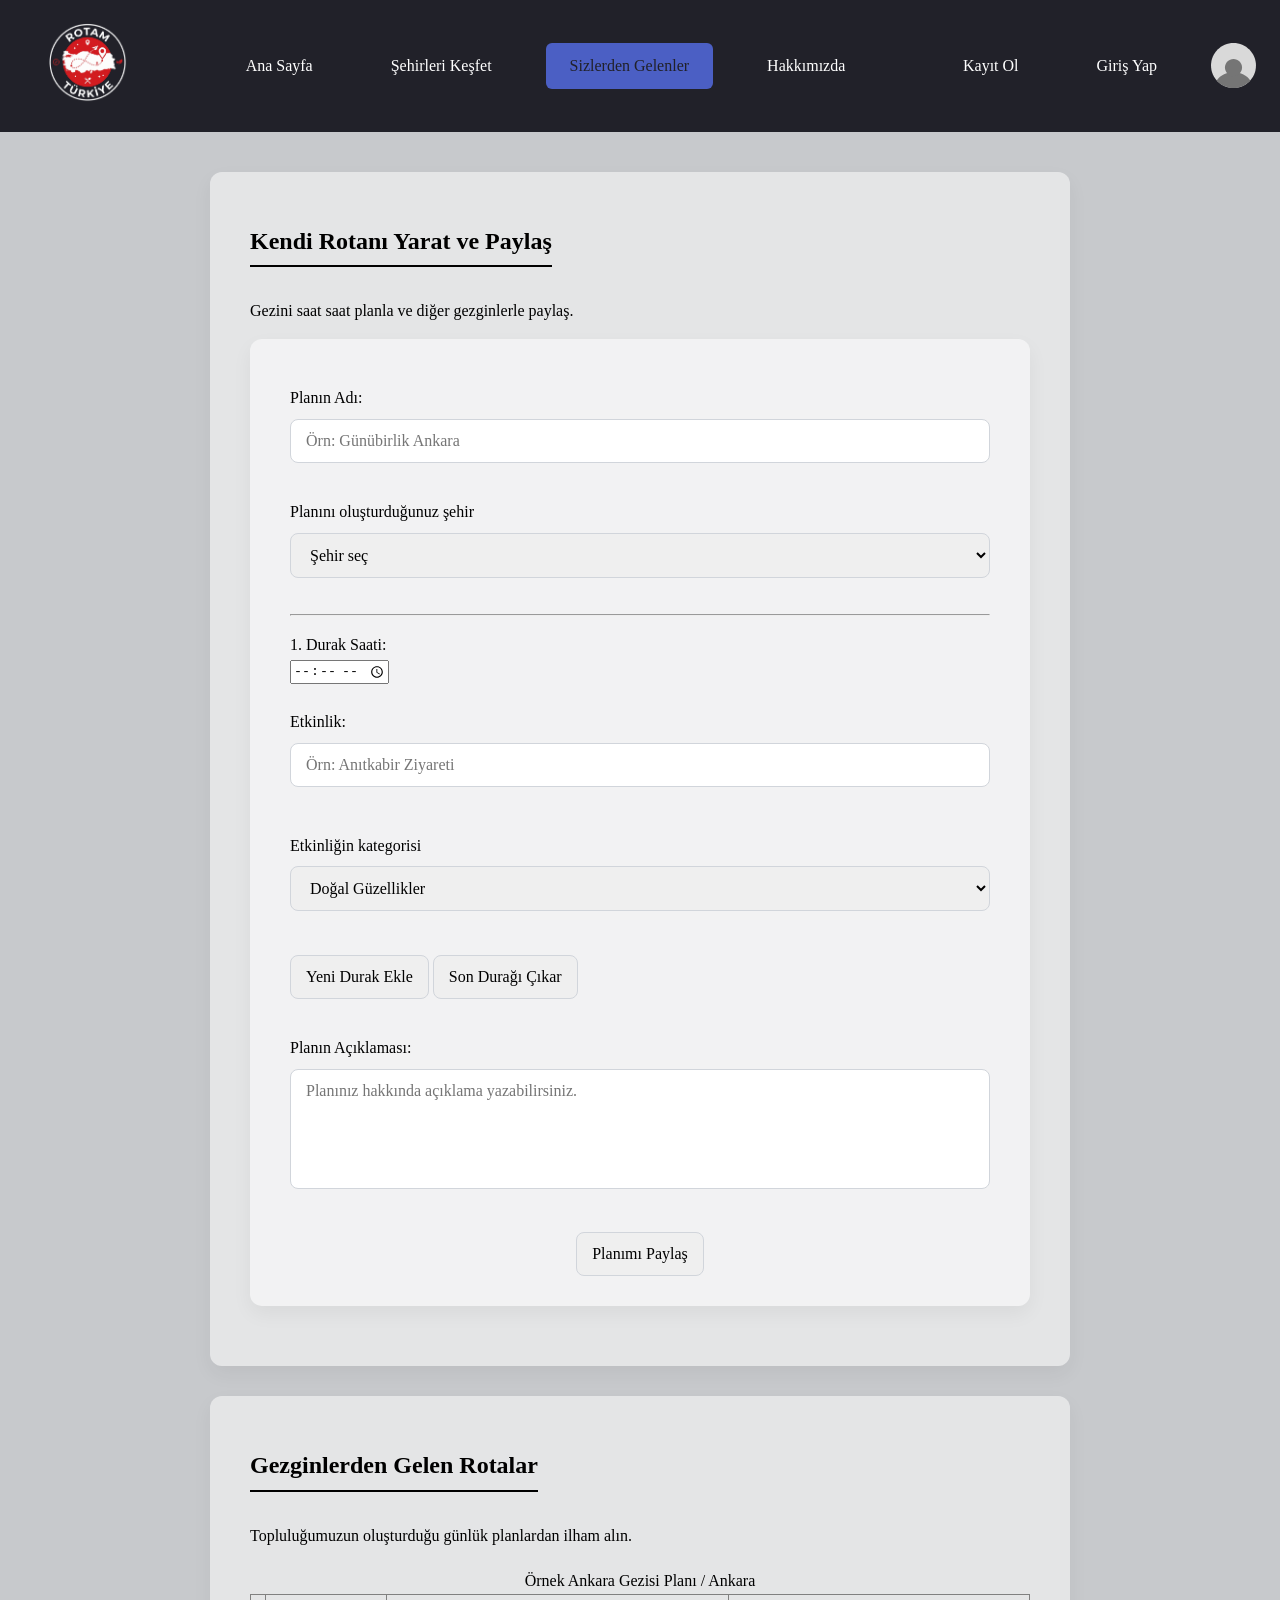
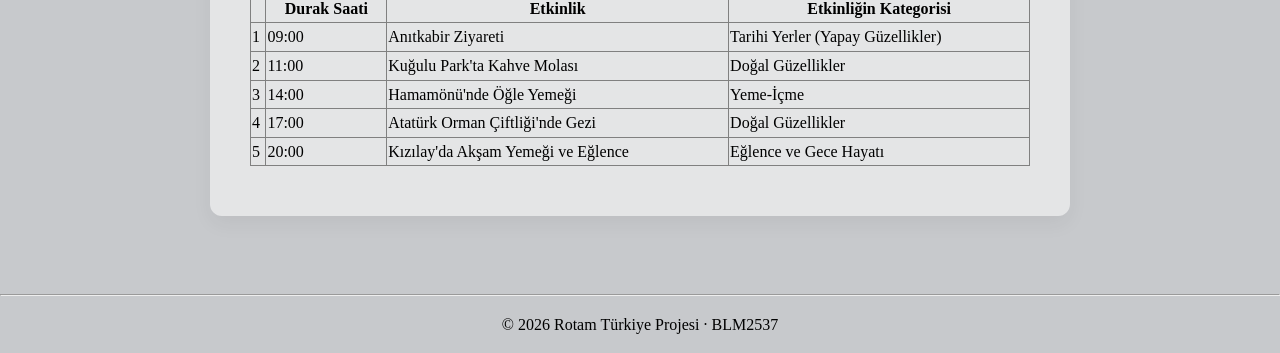
<file: sizlerdenGelenler.html>
<!--sizlerdenGelenler.html-->
<!DOCTYPE html>
<html lang="tr">
    <head>
        <meta charset="UTF-8">
        <meta name="viewport" content="width=device-width, initial-scale=1.0">
        <title>Sizlerden Gelenler</title>
        <link rel="stylesheet" href="css/genel.css">
        <link rel="stylesheet" href="css/sizlerden-gelenler.css">
    </head>
    <body>
        <header>
            <input type="checkbox" id="menu-anahtar">
            <label for="menu-anahtar" class="menu-dugmesi">Menü</label>

            <div id="logo" class="vurgusuz-foto">
                <a href="index.html"><img src="img/rotamTurkiye.png" alt="Rotam Türkiye logosu" height="80"></a>
            </div>

            <nav>
                <ul>
                    <li>
                        <a href="index.html">Ana Sayfa</a>
                    </li>
                    <li>
                        <a href="sehirler.html">Şehirleri Keşfet</a>
                    </li>
                    <li>
                        <a href="sizlerdenGelenler.html" class="vurgulu">Sizlerden Gelenler</a>
                    </li>
                    <li>
                        <a href="hakkimizda.html">Hakkımızda</a>
                    </li>
                </ul>
            </nav>
            
            <div id="kullanici-islemleri">
                <ul>
                    <li>
                        <a href="kayit.html">Kayıt Ol</a>
                    </li>
                    <li>
                        <a href="giris.html">Giriş Yap</a>
                    </li>
                    <li>
                        <a href="profil.html" class="vurgusuz-foto"><img src="img/pp.svg" alt="Profil Resmi" height="45"></a>
                    </li>
                </ul>
            </div>
        </header>

        <main>
            <section id="plan-olustur">
                <h2>Kendi Rotanı Yarat ve Paylaş</h2>
                <p>Gezini saat saat planla ve diğer gezginlerle paylaş.</p>
                
                <form id="saatlikPlanFormu">
                    <p>
                        <label for="planBasligi">Planın Adı:</label><br>
                        <input type="text" id="planBasligi" name="planBasligi" placeholder="Örn: Günübirlik Ankara" required>
                    </p>
                    <p>
                        <label for="sehir">Planını oluşturduğunuz şehir</label><br>
                        <select id="sehir" name="sehir">
                            <option value="" disabled selected>Şehir seç</option>
                            <option value="ankara">Ankara</option>
                            <option value="istanbul">İstanbul</option>
                            <option value="izmir">İzmir</option>
                            <option value="adana">Adana</option>
                            <option value="adiyaman">Adıyaman</option>
                            <option value="afyonkarahisar">Afyonkarahisar</option>
                            <option value="agri">Ağrı</option>
                            <option value="aksaray">Aksaray</option>
                            <option value="amasya">Amasya</option>
                            <option value="antalya">Antalya</option>
                            <option value="ardahan">Ardahan</option>
                            <option value="artvin">Artvin</option>
                            <option value="aydin">Aydın</option>
                            <option value="balikesir">Balıkesir</option>
                            <option value="bartin">Bartın</option>
                            <option value="batman">Batman</option>
                            <option value="bayburt">Bayburt</option>
                            <option value="bilecik">Bilecik</option>
                            <option value="bingol">Bingöl</option>
                            <option value="bitlis">Bitlis</option>
                            <option value="bolu">Bolu</option>
                            <option value="burdur">Burdur</option>
                            <option value="bursa">Bursa</option>
                            <option value="canakkale">Çanakkale</option>
                            <option value="cankiri">Çankırı</option>
                            <option value="corum">Çorum</option>
                            <option value="denizli">Denizli</option>
                            <option value="diyarbakir">Diyarbakır</option>
                            <option value="duzce">Düzce</option>
                            <option value="edirne">Edirne</option>
                            <option value="elazig">Elazığ</option>
                            <option value="erzincan">Erzincan</option>
                            <option value="erzurum">Erzurum</option>
                            <option value="eskisehir">Eskişehir</option>
                            <option value="gaziantep">Gaziantep</option>
                            <option value="giresun">Giresun</option>
                            <option value="gumushane">Gümüşhane</option>
                            <option value="hakkari">Hakkâri</option>
                            <option value="hatay">Hatay</option>
                            <option value="igdir">Iğdır</option>
                            <option value="isparta">Isparta</option>
                            <option value="kahramanmaras">Kahramanmaraş</option>
                            <option value="karabuk">Karabük</option>
                            <option value="karaman">Karaman</option>
                            <option value="kars">Kars</option>
                            <option value="kastamonu">Kastamonu</option>
                            <option value="kayseri">Kayseri</option>
                            <option value="kirikkale">Kırıkkale</option>
                            <option value="kirklareli">Kırklareli</option>
                            <option value="kirsehir">Kırşehir</option>
                            <option value="kilis">Kilis</option>
                            <option value="kocaeli">Kocaeli</option>
                            <option value="konya">Konya</option>
                            <option value="kutahya">Kütahya</option>
                            <option value="malatya">Malatya</option>
                            <option value="manisa">Manisa</option>
                            <option value="mardin">Mardin</option>
                            <option value="mersin">Mersin</option>
                            <option value="mugla">Muğla</option>
                            <option value="mus">Muş</option>
                            <option value="nevsehir">Nevşehir</option>
                            <option value="nigde">Niğde</option>
                            <option value="ordu">Ordu</option>
                            <option value="osmaniye">Osmaniye</option>
                            <option value="rize">Rize</option>
                            <option value="sakarya">Sakarya</option>
                            <option value="samsun">Samsun</option>
                            <option value="sanliurfa">Şanlıurfa</option>
                            <option value="siirt">Siirt</option>
                            <option value="sinop">Sinop</option>
                            <option value="sivas">Sivas</option>
                            <option value="sirnak">Şırnak</option>
                            <option value="tekirdag">Tekirdağ</option>
                            <option value="tokat">Tokat</option>
                            <option value="trabzon">Trabzon</option>
                            <option value="tunceli">Tunceli</option>
                            <option value="usak">Uşak</option>
                            <option value="van">Van</option>
                            <option value="yalova">Yalova</option>
                            <option value="yozgat">Yozgat</option>
                            <option value="zonguldak">Zonguldak</option>
                        </select>
                    </p>
                    <div id="duraklarKutusu">
                        <hr>
                        <p class="durak">
                            <label for="saat1">1. Durak Saati:</label><br>
                            <input type="time" id="saat1" name="saat1" required>
                            <br><br>
                            <label for="etkinlik1">Etkinlik:</label><br>
                            <input type="text" id="etkinlik1" name="etkinlik1" placeholder="Örn: Anıtkabir Ziyareti" required>
                            <br><br>
                            <label for="etkinlik">Etkinliğin kategorisi</label><br>
                            <select id="etkinlik" name="etkinlik">
                                <option value="dogalGuzellikler">Doğal Güzellikler</option>
                                <option value="yapayGuzellikler">Tarihi Yerler (Yapay Güzellikler)</option>
                                <option value="yemek">Yeme-İçme</option>
                                <option value="eglence">Eğlence ve Gece Hayatı</option>
                            </select>                        
                        </p>
                    </div>
                
                    <!-- Durak Ekle / Çıkar Butonları -->
                    <p>
                        <button type="button" id="btnDurakEkle">Yeni Durak Ekle</button>
                        <button type="button" id="btnDurakCikar">Son Durağı Çıkar</button>
                    </p>

                    <p>
                        <label for="aciklama">Planın Açıklaması:</label><br>
                        <textarea id="aciklama" name="aciklama" rows="4" placeholder="Planınız hakkında açıklama yazabilirsiniz."></textarea>
                    </p>

                    <button type="submit" class="ortala">Planımı Paylaş</button>
                </form>
            </section>

            <section id="topluluk-planlari">
                <h2>Gezginlerden Gelen Rotalar</h2>
                <p>Topluluğumuzun oluşturduğu günlük planlardan ilham alın.</p>
                <div class="kaydirilabilir">
                    <table id="toplulukPlanlariTablosu" border="1">
                        <caption>Örnek Ankara Gezisi Planı / Ankara</caption>
                        <thead>
                            <tr>
                                <th></th>
                                <th>Durak Saati</th>
                                <th>Etkinlik</th>
                                <th>Etkinliğin Kategorisi</th>
                            </tr>
                        </thead>
                        <tbody>
                            <tr>
                                <td>1</td>
                                <td>09:00</td>
                                <td>Anıtkabir Ziyareti</td>
                                <td>Tarihi Yerler (Yapay Güzellikler)</td>
                            </tr>
                            <tr>
                                <td>2</td>
                                <td>11:00</td>
                                <td>Kuğulu Park'ta Kahve Molası</td>
                                <td>Doğal Güzellikler</td>
                            </tr>
                            <tr>
                                <td>3</td>
                                <td>14:00</td>
                                <td>Hamamönü'nde Öğle Yemeği</td>
                                <td>Yeme-İçme</td>
                            </tr>
                            <tr>
                                <td>4</td>
                                <td>17:00</td>
                                <td>Atatürk Orman Çiftliği'nde Gezi</td>
                                <td>Doğal Güzellikler</td>
                            </tr>
                            <tr>
                                <td>5</td>
                                <td>20:00</td>
                                <td>Kızılay'da Akşam Yemeği ve Eğlence</td>
                                <td>Eğlence ve Gece Hayatı</td>
                            </tr>
                        </tbody>
                    </table>
                </div>
            </section>
        </main>

        <footer>
            <hr>
            <p>&copy; 2026 Rotam Türkiye Projesi &middot; BLM2537</p>
        </footer>
    </body>
</html>

<!--sizlerdenGelenler.html-->
</file>
<file: css/index.css>
/*index.css*/
section{
    text-align: center;
    background-color: #ffffff84;
    box-shadow: 0 8px 20px rgba(0, 0, 0, 0.05);
    width: 100%;
    max-width: 900px;
}

.bolme-ust {
    display: grid;
    width: 100%;
    grid-template-columns: repeat(auto-fit, 130px);
    justify-content: center;
    gap: 15px;
    list-style: none;
}

.bolme-kartlari {
    background-color: var(--kart-background);
    border-radius: 12px;
    padding: 20px 10px;
    text-align: center;
}

.bolme-kartlari:hover {
    background-color: var(--kart-vurgu-background);
    transform: translateY(-5px);
    transition: transform 0.3s;
}

.ozellik-karti {
    background-color: var(--kart-background);
    border-radius: 12px;
    padding: 30px 20px;
}

.ozellik-karti:hover {
    background-color: var(--kart-vurgu-background);
    transform: translateY(-15px);
    transition: 0.3s;
}
/*index.css*/
</file>
<file: css/genel.css>
/*genel.css*/
* {
    box-sizing: border-box;
}

:root{
    --arkaplan: #c7c9cc;
    --ust-menu: rgb(33,33,41);
    --yazi: rgb(0, 0, 0);
    --vurgu: #4b5fc4;
    --vurgu-yazi: rgb(33,33,41);
    --link: #2685b9;
    --link-vurgu: #575a5d;
    --dikkat: #ff0000;
    --kart-background: #c8c6c67d;
    --kart-vurgu-background: #c8c6c6;
}

html {
    scroll-padding-top: 140px;
    scroll-behavior: smooth;
}

header a.vurgulu{
    background-color: var(--vurgu);
    color: var(--vurgu-yazi);
}

body {
    color: var(--yazi);
    line-height: 1.6;
    margin: 0;
    background-color: var(--arkaplan);
    display: flex;
    flex-direction: column;
    min-height: 97vh;
    overflow-x: hidden;
}

header {
    display:flex;
    align-items: center;
    justify-content: space-between;
    gap: 16px;
    padding: 12px 24px;
    background-color: var(--ust-menu);
    position: sticky;
    top: 0;
    z-index: 1000;
}

#menu-anahtar {
    position: absolute;
    opacity: 0;
}

.menu-dugmesi {
    display: none;
}

.kaydirilabilir {
    width: 100%;
    overflow-x: auto;
    margin: 20px 0;
}

.kaydirilabilir table {
    width: 100%;
    min-width: 480px; /* dar ekranda sütunlar ezilmesin, kaydırma devreye girsin */
    border-collapse: collapse;
}

nav ul{
    display: flex;
    gap: 30px;
    list-style: none;
}

div ul {
    display: flex;
    gap: 30px;
    list-style: none;
}

nav a, div a{
    text-decoration: none;
    color: white;
    display: block;
    border-radius: 6px;
    padding: 10px 24px;
}

nav a:hover {
    background-color: var(--vurgu);
    color: var(--vurgu-yazi2);
}

.vurgusuz-foto:hover {
    scale: 1.25;
    transition: 0.3s;
}

div:not(.vurgusuz-foto) a:hover {
    background-color: var(--vurgu);
    color: var(--vurgu-yazi);
}

.vurgusuz-foto {
    padding: 0 !important;
    background-color: transparent !important;
    display: flex;
}

a {
    color: var(--link);
    text-decoration: none;
}

a:hover {
    color: var(--link-vurgu);
}

.paragraf:hover{
    color: var(--vurgu-yazi);
    width: fit-content;
    background-color: var(--vurgu);
}

main {
    flex: 1;
    width: 100%;
    max-width: 900px;
    margin: 40px auto;
    padding: 0 20px;
}

.dikkat:hover{
    color: var(--arkaplan);
    background-color: var(--dikkat);
    border: 1px solid var(--dikkat);
}

button{
    padding: 12px 15px;
    margin-top: 8px;
    margin-bottom: 20px;
    border: 1px solid #d1d5db;
    border-radius: 8px;
    font-family: inherit;
    font-size: 1rem;
    transition: 0.3s;
}

button:hover{
    cursor: pointer;
    background-color: var(--kart-vurgu-background);
}

.kart-izgara {
    display: grid;
    grid-template-columns: repeat(auto-fit, minmax(175px, 1fr));
    gap: 20px;
    margin-top: 30px;
    list-style: none;
}

.link-bolme-karti {
    display: block;
    height: 100%;
    background-color: var(--kart-background);
    border-radius: 12px;
    padding: 20px;
    text-align: center;
    text-decoration: none;
    color: var(--yazi);
}

.link-bolme-karti:hover {
    color: var(--vurgu-yazi);
    background-color: var(--kart-vurgu-background);
    transform: translateY(-5px);
    transition: 0.3s;
}

main section, #geziFormu, #saatlikPlanFormu, #profilSekmesi {
    background-color: #ffffff84;
    padding: 30px 40px;
    border-radius: 12px;
    box-shadow: 0 8px 20px rgba(0, 0, 0, 0.05);
    margin-bottom: 30px;
}

main h1, main h2 {
    color: var(--yazi);
    font-weight: 700;
    margin-bottom: 15px;
    border-bottom: 2px solid var(--yazi);
    display: inline-block;
    padding-bottom: 5px;
}

main input:not([type="time"], [type="checkbox"]), main select {
    width: 100%;
    padding: 12px 15px;
    margin-top: 8px;
    margin-bottom: 20px;
    border: 1px solid #d1d5db;
    border-radius: 8px;
    font-family: inherit;
    font-size: 1rem;
    transition: 0.3s;
}

main select {
    height: 45px !important;
}

main textarea {
    width: 100%;
    height: 120px;
    resize: none;
    padding: 12px 15px;
    margin-top: 8px;
    margin-bottom: 20px;
    border: 1px solid #d1d5db;
    border-radius: 8px;
    font-family: inherit;
    font-size: 1rem;
    transition: 0.3s;
}

.ortala{
    display: flex;
    justify-items: center;
    margin: 0 auto;
}

input:focus, select:focus, main textarea:focus {
    outline: none;
    border: 2px solid var(--vurgu);
    box-shadow: 0 0 5px rgba(75, 95, 196, 0.4);
}

footer{
    text-align: center;
}

.odak-sayfasi {
    display: flex;
    justify-content: center;
    align-items: center;
}

@media (max-width: 1046px) and (min-width: 710px) {
    header {
        padding: 20px 15px;
        gap: 15px;
    }

    nav ul, #kullanici-islemleri ul {
        align-items: center;
        width: 100%;
        padding: 0;
        margin: 0;
        gap: 10px;
    }

    nav a, #kullanici-islemleri a {
        text-align: center;
        width: 100%;
        padding: 12px;
    }

    #kayit-ol, #giris-yap {
        width: 90%;
        max-width: none; 
        padding: 30px 20px; 
        margin: 20px auto;
    }

    #kayit-ol input, #giris-yap input {
        width: 100%;
    }

    .odak-sayfasi {
        display: block; 
        padding: 40px 15px; 
    }

}

@media (max-width: 710px) {
    main input:not([type="time"], [type="checkbox"]), main select {
        font-size: 0.82rem;
    }

    header {
        flex-direction: row;
        flex-wrap: wrap;
        justify-content: space-between;
        align-items: center;
        padding: 12px 15px;
        gap: 0;
        max-height: 100vh;
        max-height: 100dvh;
        overflow-y: auto;
    }

    #logo {
        order: 1;
    }

    .menu-dugmesi {
        order: 2;
        display: block;
        color: white;
        border: 1px solid white;
        border-radius: 6px;
        padding: 10px 16px;
        cursor: pointer;
        user-select: none;
    }

    .menu-dugmesi::before {
        content: "☰ ";
    }
    
    #menu-anahtar:checked + .menu-dugmesi::before {
        content: "✕ ";
    }
    
    #menu-anahtar:focus-visible {
        outline: 2px solid var(--vurgu);
        outline-offset: 2px;
    }
    
    #kullanici-islemleri {
        display: none;
        flex-basis: 100%;
    }
    
    nav {
        display: none;
        flex-basis: 100%;
        order: 3;
        margin-top: 12px;
    }
    
    #kullanici-islemleri {
        order: 4;
    }
    
    #menu-anahtar:checked ~ nav, #menu-anahtar:checked ~ #kullanici-islemleri {
        display: block;
    }

    nav ul, #kullanici-islemleri ul {
        flex-direction: column;
        align-items: center;
        width: 100%;
        padding: 0;
        margin: 0;
        gap: 10px;
    }

    nav a, #kullanici-islemleri a {
        text-align: center;
        width: 100%;
        padding: 12px;
    }

    #kayit-ol, #giris-yap {
        width: 90%; 
        max-width: none; 
        padding: 30px 20px; 
        margin: 20px auto; 
    }

    .odak-sayfasi {
        display: block; 
        padding: 40px 15px; 
    }
}

@media (max-width: 360px) {
    main input:not([type="time"], [type="checkbox"]), main select {
        font-size: 0.7rem;
        padding: 10px 5px;
    }
}
/*genel.css*/
</file>
<file: css/giris.css>
/*giris.css*/
#giris-yap {
    max-width: 350px;
    margin: 0 auto;
    text-align: center;
    background-color: #ffffff84;
    background: linear-gradient(to bottom, #ffffff84, #ffffff00);
    border-radius: 10px;
    padding: 10px 20px;
}

.kayitFormu input {
    margin-bottom: 20px;
    margin-top: 8px;
    box-sizing: border-box;
}
/*giris.css*/
</file>
<file: css/hakkimizda.css>
/*hakkimizda.css*/
#main-hakkimizda section:hover{
    color: white;
    background-color: var(--kart-vurgu-background);
    transform: translateY(-15px);
    transition: 0.3s;
}
/*hakkimizda.css*/
</file>
<file: css/kayit.css>
/*kayit.css*/
#kayit-ol {
    max-width: 350px;
    margin: 0 auto;
    text-align: center;
    background-color: #ffffff84;
    background: linear-gradient(to bottom, #ffffff84, #ffffff00);
    border-radius: 10px;
}

.kayitFormu input {
    margin-bottom: 20px;
    margin-top: 8px;
    box-sizing: border-box;
}
/*kayit.css*/
</file>
<file: css/profil.css>
/*profil.css*/
section {
    min-width: 600px;
}

#profil-ozet {
    text-align: center;
}

.bolme-ust {
    display: grid;
    width: 100%;
    grid-template-columns: repeat(auto-fit, minmax(130px, 1fr));
    justify-content: center;
    gap: 15px;
    list-style: none;
}

.bolme-kartlari {
    background-color: var(--kart-background);
    border-radius: 12px;
    padding: 20px 10px;
    text-align: center;
}

.bolme-kartlari:hover {
    background-color: var(--kart-vurgu-background);
    transform: translateY(-5px);
    transition: transform 0.3s;
}

details {
    border: 1px solid #01060c;
    border-radius: 12px;
}

summary:hover {
    color: var(--link-vurgu);
    cursor: pointer;
}

.butonlastir {
    border-radius: 12px;
    padding: 20px 10px;
}

@media (max-width: 600px) {
    section {
        min-width: 200px !important;
    }
}
/*profil.css*/
</file>
<file: css/sehirler.css>
/*sehirler.css*/
/* From Uiverse.io by PriyanshuGupta28 */ 
.checkbox-wrapper input[type="checkbox"] {
  visibility: hidden;
  display: none;
}

.checkbox-wrapper *,
  .checkbox-wrapper ::after,
  .checkbox-wrapper ::before {
  box-sizing: border-box;
  user-select: none;
}

.checkbox-wrapper {
  position: relative;
  display: block;
  overflow: hidden;
}

.checkbox-wrapper .label {
  cursor: pointer;
}

.checkbox-wrapper .check {
  width: 50px;
  height: 50px;
  position: absolute;
  opacity: 0;
}

.checkbox-wrapper .label svg {
  vertical-align: middle;
}

.checkbox-wrapper .path1 {
  stroke-dasharray: 400;
  stroke-dashoffset: 400;
  transition: .5s stroke-dashoffset;
  opacity: 0;
}

.checkbox-wrapper .check:checked + label svg g path {
  stroke-dashoffset: 0;
  opacity: 1;
}
/*sehirler.css*/
</file>
<file: css/sizlerden-gelenler.css>
/*sizlerden-gelenler.css*/
/*sizlerden-gelenler.css*/
</file>
